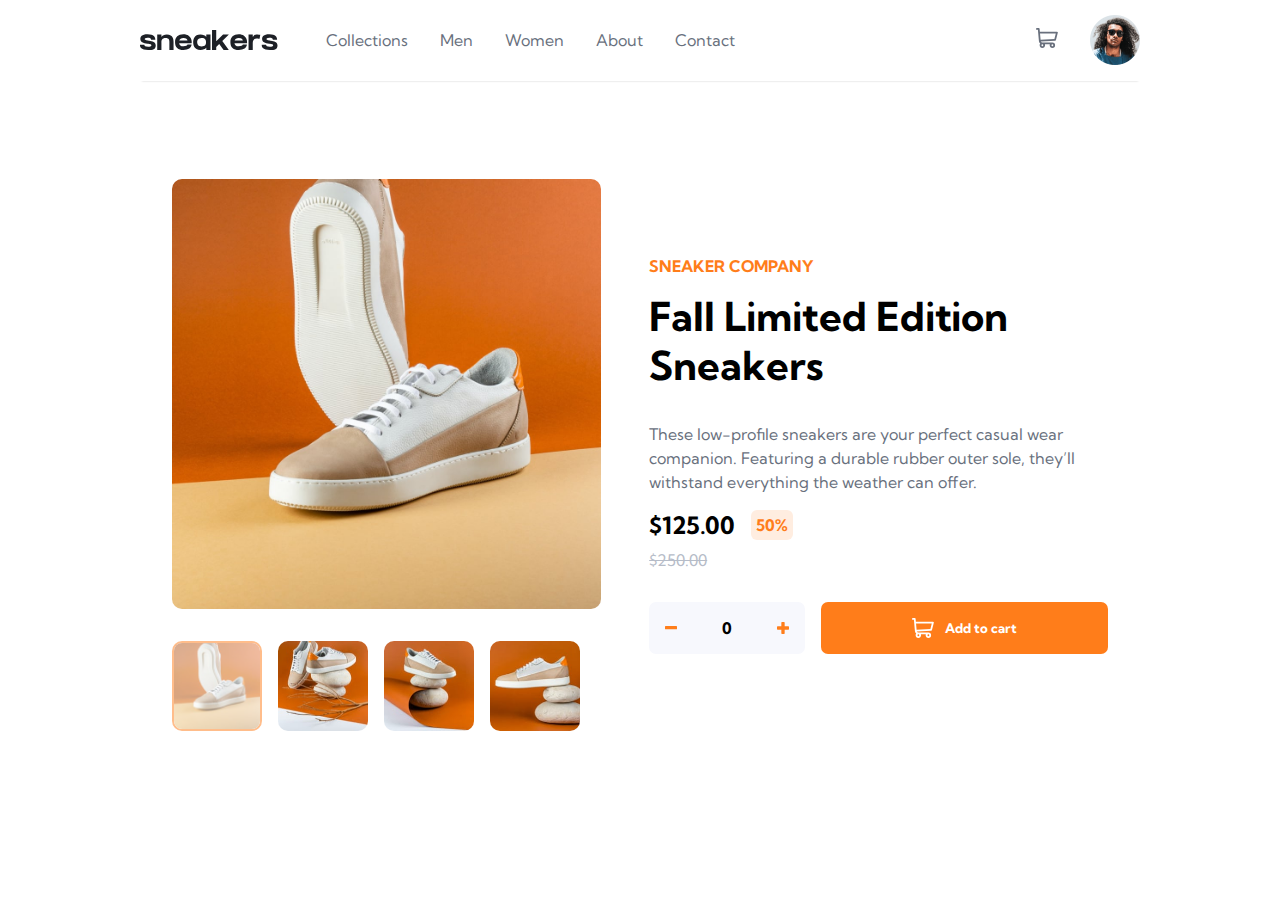
<file: ecommerce-product-page-main/index.html>
<!DOCTYPE html>
<html lang="en">
  <head>
    <meta charset="UTF-8" />
    <meta name="viewport" content="width=device-width, initial-scale=1.0" />
    <link
      rel="icon"
      type="image/png"
      sizes="32x32"
      href="./images/favicon-32x32.png" />
    <title>Frontend Mentor | E-commerce product page</title>
    <link rel="stylesheet" href="style.css" />
  </head>
  <body>
    <div class="container">
      <!-- navbar -->
      <nav>
        <div class="nav_container">
          <div class="nav_left-sec">
            <img
              src="./images/icon-menu.svg"
              id="menu-btn"
              alt="menu"
              class="hidden menu" />
            <img src="./images/logo.svg" alt="logo" class="nav_logo" />
            <div class="overlay"></div>
            <ul class="nav_links">
              <img
                src="./images/icon-close.svg"
                alt="close"
                class="close-btn hidden" />
              <li class="nav_link">Collections</li>
              <li class="nav_link">Men</li>
              <li class="nav_link">Women</li>
              <li class="nav_link">About</li>
              <li class="nav_link">Contact</li>
            </ul>
          </div>
          <div class="nav_right-sec">
            <!-- Cart -->
            <div class="cart-container">
              <button class="cart-btn">
                <span class="indicator"></span>
                <img src="./images/icon-cart.svg" alt="cart" class="cart" />
              </button>
              <div class="cart-wrp invisible">
                <p class="cart-heading">Cart</p>
                <div class="divider"></div>
                <div class="cart-content empty">
                  <p>Your cart is empty</p>
                </div>
              </div>
            </div>
            <img src="./images/image-avatar.png" alt="avatar" class="avatar" />
          </div>
        </div>
      </nav>
      <main>
        <!-- thumbnails -->
        <section class="thumbnails">
          <img
            src="./images/image-product-1.jpg"
            alt="product"
            class="main-thumbnail invisible-mob" />
          <div class="mobile-thumb hidden">
            <img
              src="./images/image-product-1.jpg"
              class="thumb-mob"
              alt="product" />
            <button id="next">
              <img src="./images/icon-next.svg" alt="next" />
            </button>
            <button id="previous">
              <img src="./images/icon-previous.svg" alt="previos" />
            </button>
          </div>
          <div>
            <div class="preview">
              <img
                class="selected"
                src="./images/image-product-1-thumbnail.jpg"
                alt="" />
              <img src="./images/image-product-2-thumbnail.jpg" alt="" />
              <img src="./images/image-product-3-thumbnail.jpg" alt="" />
              <img src="./images/image-product-4-thumbnail.jpg" alt="" />
            </div>
          </div>
        </section>
        <!-- content -->
        <section class="content">
          <p class="company">Sneaker Company</p>
          <h1 class="title">Fall Limited Edition Sneakers</h1>
          <p class="info">
            These low-profile sneakers are your perfect casual wear companion.
            Featuring a durable rubber outer sole, they’ll withstand everything
            the weather can offer.
          </p>
          <div class="price">
            <div class="new-price">
              <p class="now">$125.00</p>
              <span>50%</span>
            </div>
            <p class="old-price">$250.00</p>
          </div>
          <div class="buttons">
            <div class="amount-btn">
              <button id="minus">
                <img src="./images/icon-minus.svg" alt="minus" />
              </button>
              <p class="amount">0</p>
              <button id="plus">
                <img src="./images/icon-plus.svg" alt="plus" />
              </button>
            </div>
            <button class="add_btn">
              <img src="./images/icon-cart.svg" alt="cart" />
              Add to cart
            </button>
          </div>
        </section>
      </main>
    </div>
    <!-- Lightbox -->
    <div class="lightbox invisible">
      <div class="lightbox-container">
        <button class="close-lightbox">
          <img src="./images/icon-close.svg" alt="close" />
        </button>
        <img
          src="./images/image-product-1.jpg"
          alt="product"
          class="main-thumbnail invisible-mob" />
        <div class="preview">
          <img
            class="selected"
            src="./images/image-product-1-thumbnail.jpg"
            alt="" />
          <img src="./images/image-product-2-thumbnail.jpg" alt="" />
          <img src="./images/image-product-3-thumbnail.jpg" alt="" />
          <img src="./images/image-product-4-thumbnail.jpg" alt="" />
        </div>
      </div>
    </div>
    <script src="./app.js"></script>
  </body>
</html>
</file>
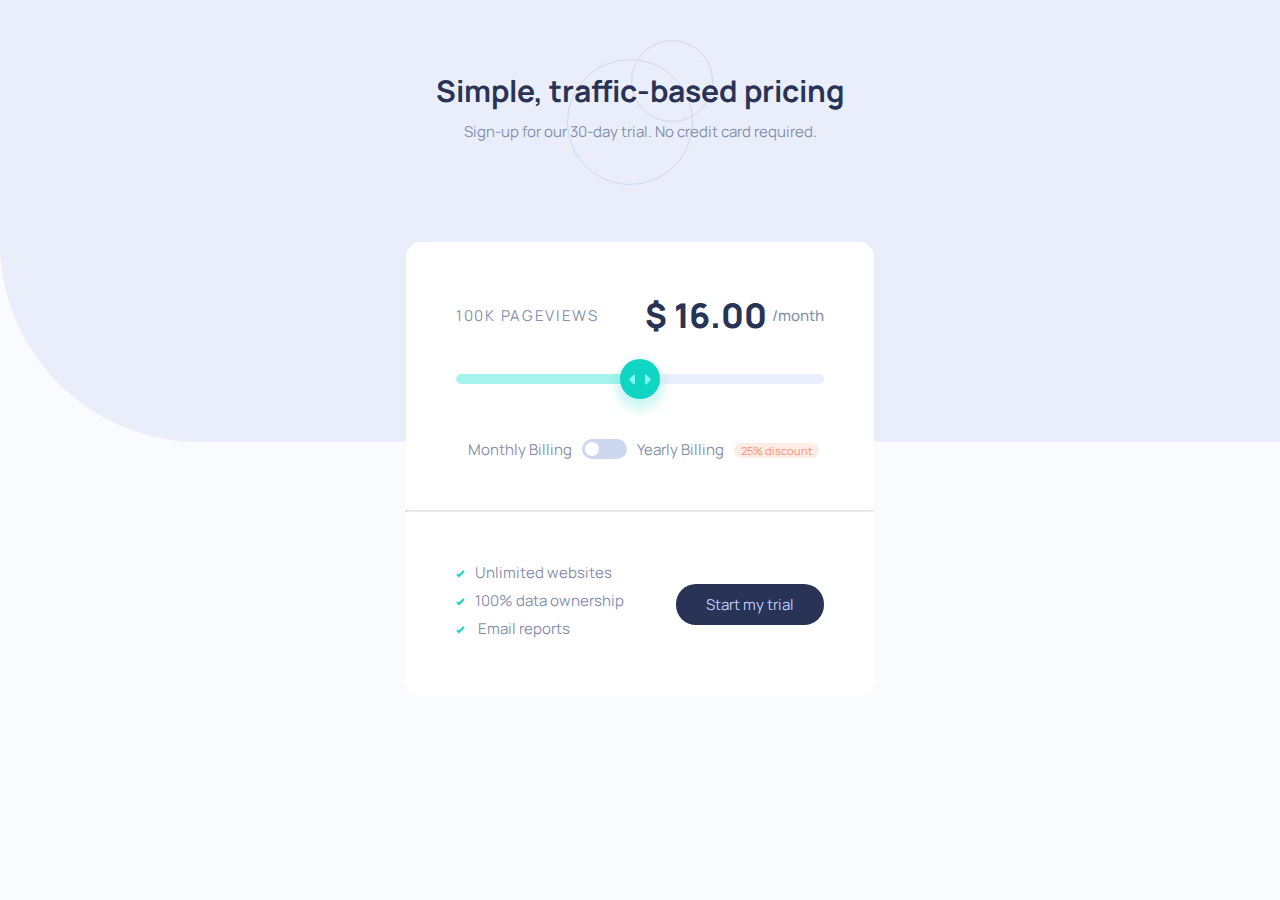
<file: interactive-pricing-component-main/index.html>
<!DOCTYPE html>
<html lang="en">
  <head>
    <meta charset="UTF-8" />
    <meta name="viewport" content="width=device-width, initial-scale=1.0" />

    <link
      rel="icon"
      type="image/png"
      sizes="32x32"
      href="./images/favicon-32x32.png" />

    <link rel="stylesheet" href="style.css" />

    <title>Interactive pricing component</title>
  </head>
  <body>
    <div class="title">
      <h1>Simple, traffic-based pricing</h1>
      <p>Sign-up for our 30-day trial. No credit card required.</p>
    </div>
    <div class="container">
      <div class="wrapper">
        <div class="top-content">
          <div class="packages">
            <div class="pv">
              <p><span id="pageView">100k </span> Pageviews</p>
            </div>
            <div class="cst">
              <p>$ <span id="cost">16</span>.00</p>
              <p class="time">/month</p>
            </div>
          </div>
          <div class="range-slider">
            <input
              type="range"
              id="price-slider"
              class="range"
              min="0"
              max="4"
              value="2" />
          </div>
          <div class="cst cst2">
            <p>$ <span id="cost2">16</span>.00</p>
            <p class="time">/month</p>
          </div>

          <div class="billing">
            <p>Monthly Billing</p>
            <label class="switch">
              <input type="checkbox" name="billing" id="billing" />
              <span class="toggle-slider"></span>
            </label>
            <p>Yearly Billing</p>
            <p class="discount">25% discount</p>
            <p class="discount discount2">25%</p>
          </div>
        </div>
        <hr />
        <div class="footer">
          <ul>
            <li>
              <img src="images/icon-check.svg" alt="" />Unlimited websites
            </li>
            <li>
              <img src="images/icon-check.svg" alt="" />100% data ownership
            </li>
            <li><img src="images/icon-check.svg" alt="" /> Email reports</li>
          </ul>
          <a href="#">Start my trial</a>
        </div>
      </div>
    </div>
    <script src="app.js"></script>
  </body>
</html>
</file>
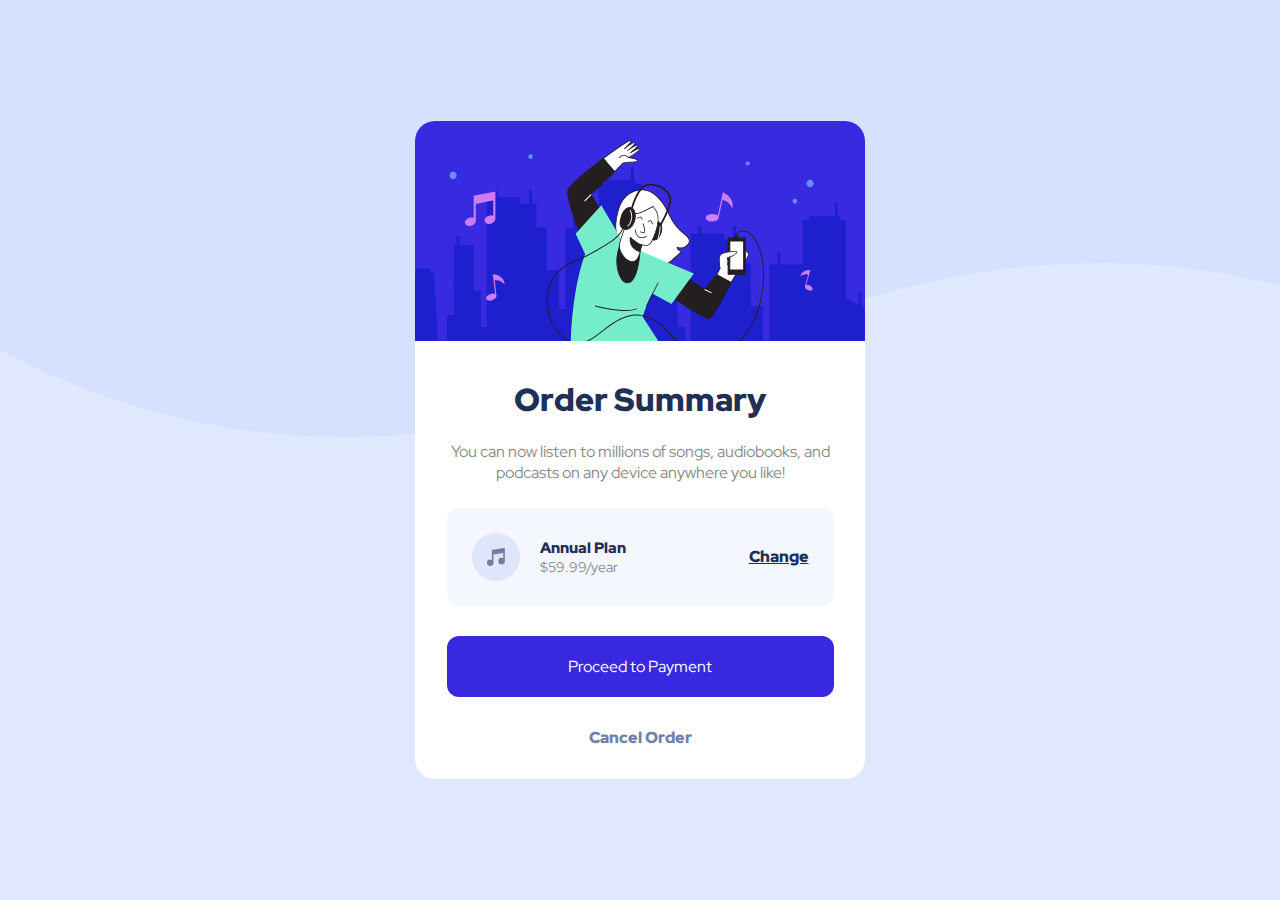
<file: order-summary-component-main/index.html>
<!DOCTYPE html>
<html lang="en">
  <head>
    <meta charset="UTF-8" />
    <meta name="viewport" content="width=device-width, initial-scale=1.0" />

    <link
      rel="icon"
      type="image/png"
      sizes="32x32"
      href="./images/favicon-32x32.png" />

    <title>Order summary card</title>
    <link rel="stylesheet" href="style.css" />
    <style>
      .attribution {
        font-size: 11px;
        text-align: center;
      }
      .attribution a {
        color: hsl(228, 45%, 44%);
      }
    </style>
  </head>

  <body>
    <div class="container">
      <div class="hero">
        <img src="images/illustration-hero.svg" alt="illustration-hero" />
      </div>
      <div class="text-content">
        <h2 class="title">Order Summary</h2>
        <p class="subtitle">
          You can now listen to millions of songs, audiobooks, and podcasts on
          any device anywhere you like!
        </p>
        <div class="plan-box">
          <div class="plan-box-left">
            <img src="images/icon-music.svg" alt="icon-music" />
            <div>
              <h5>Annual Plan</h5>
              <p>$59.99/year</p>
            </div>
          </div>
          <a href="">Change</a>
        </div>
        <a href="" class="proceed-btn">Proceed to Payment</a>
        <a href="" class="cancel-btn">Cancel Order</a>
      </div>
    </div>
  </body>
</html>
</file>
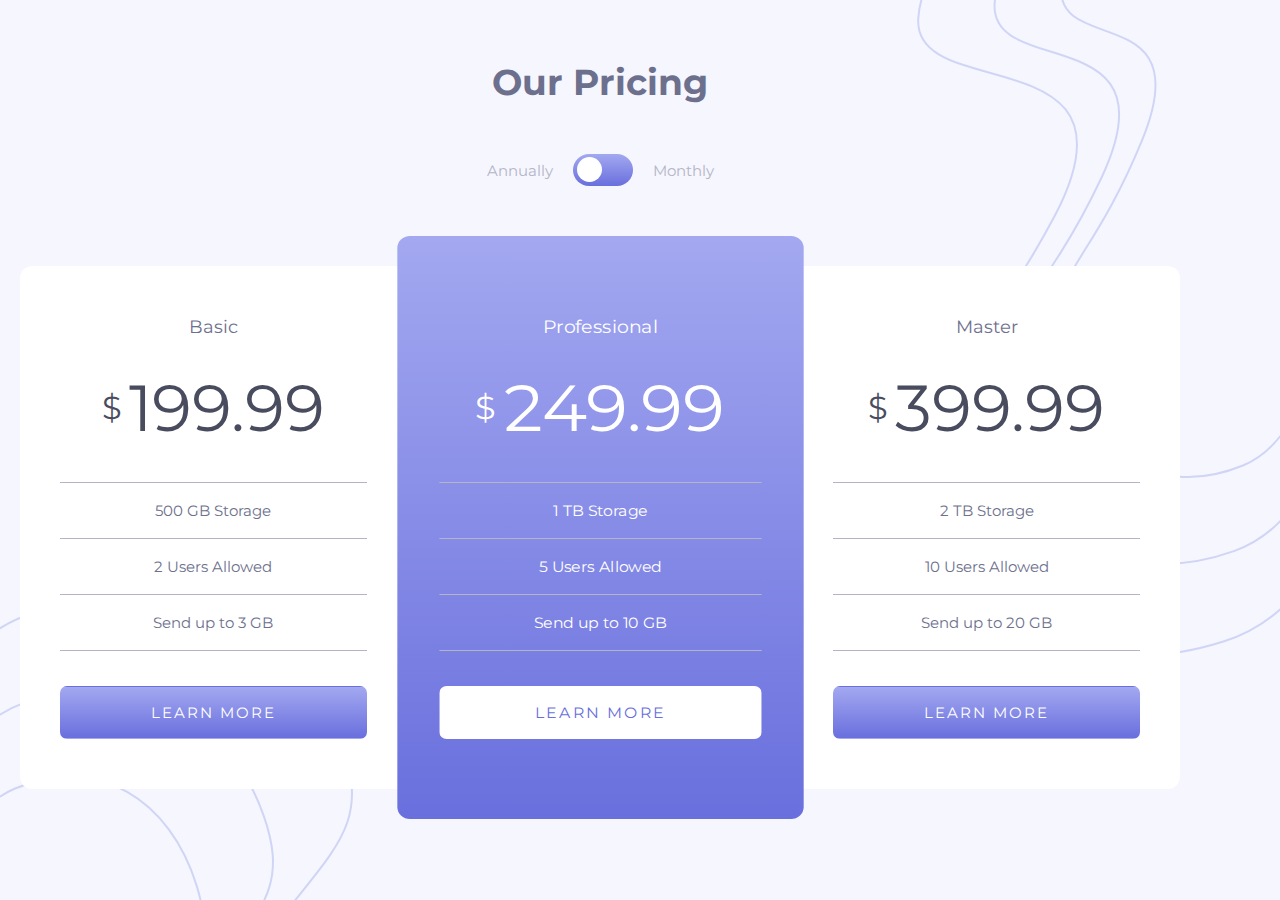
<file: pricing-component-with-toggle-master/index.html>
<!DOCTYPE html>
<html lang="en">
  <head>
    <meta charset="UTF-8" />
    <meta name="viewport" content="width=device-width, initial-scale=1.0" />

    <link
      rel="icon"
      type="image/png"
      sizes="32x32"
      href="./images/favicon-32x32.png" />
    <link rel="stylesheet" href="style.css" />

    <title>Pricing Component With Toggle Bar</title>
  </head>
  <body>
    <div class="container">
      <div class="wrapper">
        <h1 class="title">Our Pricing</h1>
        <div class="pricing">
          <p>Annually</p>
          <label class="switch">
            <input type="checkbox" id="toggle" />
            <span class="slider"></span>
          </label>
          <p>Monthly</p>
        </div>
        <div class="pricing-main">
          <div class="pricing-box">
            <p class="box-title">Basic</p>
            <p class="annual-price">
              &dollar; <span class="price">199.99</span>
            </p>
            <p class="month-price">&dollar; <span class="price">19.99</span></p>
            <ul>
              <li>500 GB Storage</li>
              <li>2 Users Allowed</li>
              <li>Send up to 3 GB</li>
            </ul>
            <a href="#">Learn More</a>
          </div>
          <div class="pricing-box featured">
            <p class="box-title">Professional</p>
            <p class="annual-price">
              &dollar; <span class="price">249.99</span>
            </p>
            <p class="month-price">&dollar; <span class="price">24.99</span></p>
            <ul>
              <li>1 TB Storage</li>
              <li>5 Users Allowed</li>
              <li>Send up to 10 GB</li>
            </ul>
            <a href="#">Learn More</a>
          </div>
          <div class="pricing-box">
            <p class="box-title">Master</p>
            <p class="annual-price">
              &dollar; <span class="price">399.99</span>
            </p>
            <p class="month-price">&dollar; <span class="price">39.99</span></p>
            <ul>
              <li>2 TB Storage</li>
              <li>10 Users Allowed</li>
              <li>Send up to 20 GB</li>
            </ul>
            <a href="#">Learn More</a>
          </div>
        </div>
      </div>
    </div>
    <script src="app.js"></script>
  </body>
</html>
</file>
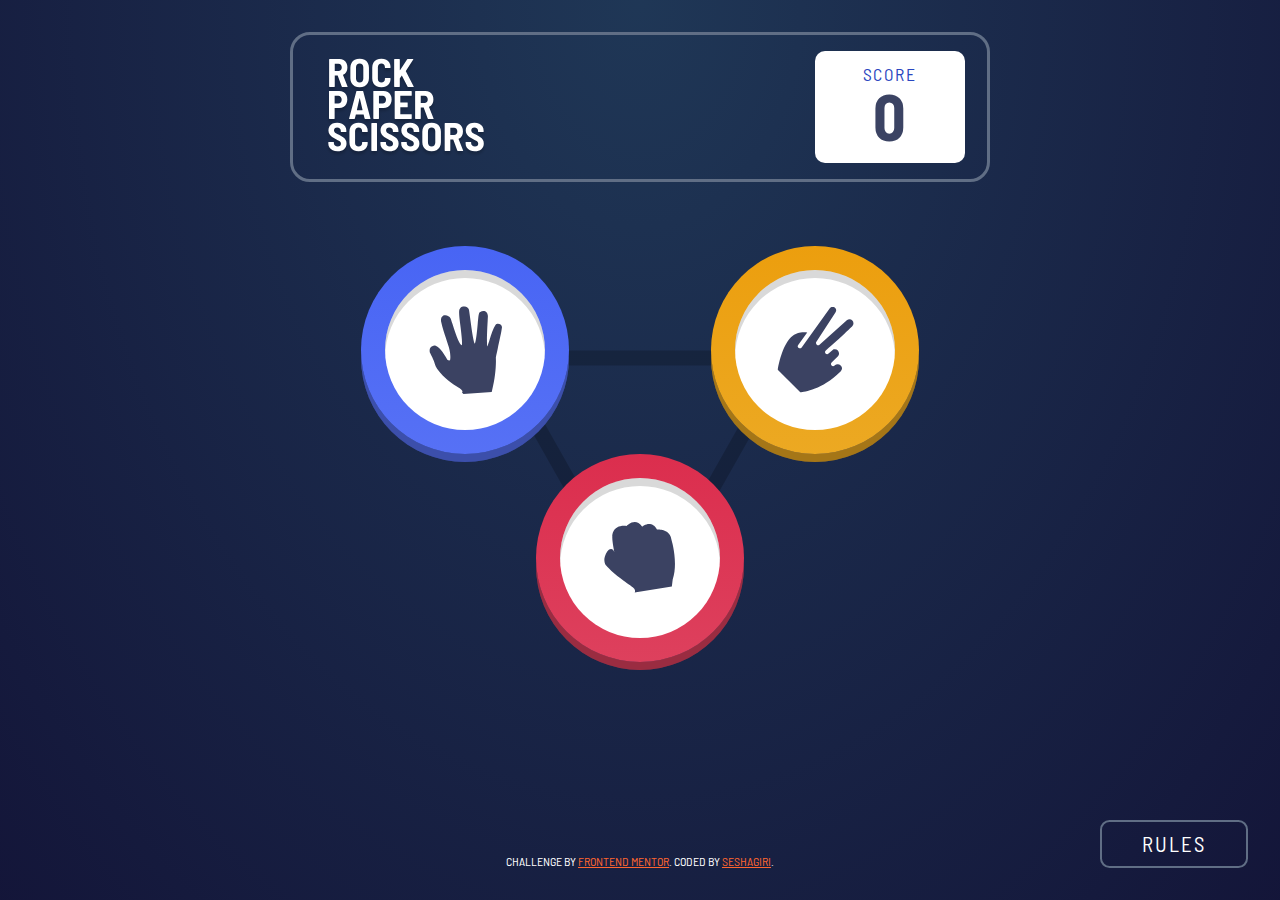
<file: rock-paper-scissors-master/index.html>
<!DOCTYPE html>
<html lang="en">
  <head>
    <meta charset="UTF-8" />
    <meta name="viewport" content="width=device-width, initial-scale=1.0" />

    <link
      rel="icon"
      type="image/png"
      sizes="32x32"
      href="./images/favicon-32x32.png" />
    <link rel="stylesheet" href="styles.css" />
    <script src="app.js" defer></script>

    <title>Frontend Mentor | Rock, Paper, Scissors</title>
  </head>
  <body class="preload">
    <div class="container">
      <header class="header">
        <img src="./images/logo.svg" alt="logo" class="logo" />
        <div class="score">
          <div class="score__title">score</div>
          <div class="score__number">0</div>
        </div>
      </header>
      <section class="game">
        <button class="choice-btn" data-choice="paper">
          <div class="choice paper">
            <img src="./images/icon-paper.svg" alt="Paper" />
          </div>
        </button>
        <button class="choice-btn" data-choice="scissors">
          <div class="choice scissors">
            <img src="./images/icon-scissors.svg" alt="Scissors" />
          </div>
        </button>
        <button class="choice-btn" data-choice="rock">
          <div class="choice rock">
            <img src="./images/icon-rock.svg" alt="Rock" />
          </div>
        </button>
      </section>
    </div>

    <section class="results hidden">
      <h2 class="results__heading">you picked</h2>
      <h2 class="results__heading">the house picked</h2>
      <div class="results__result"></div>
      <div class="results__winner hidden">
        <h3 class="results__text"></h3>
        <button class="play-again">play again</button>
      </div>
      <div class="results__result"></div>
    </section>

    <button class="rules-btn" tabindex="1">rules</button>
    <div class="modal">
      <div class="modal__container">
        <header class="modal__header">
          <h2 class="modal__heading">rules</h2>
          <button class="close-btn">
            <img src="./images/icon-close.svg" alt="Close Button" />
          </button>
        </header>
        <img
          src="./images/image-rules.svg"
          alt="Rules Image"
          class="rules-img" />
      </div>
    </div>

    <footer class="footer">
      <div class="attribution">
        Challenge by
        <a href="https://www.frontendmentor.io?ref=challenge" target="_blank"
          >Frontend Mentor</a
        >. Coded by <a href="#">Seshagiri</a>.
      </div>
    </footer>
  </body>
</html>
</file>
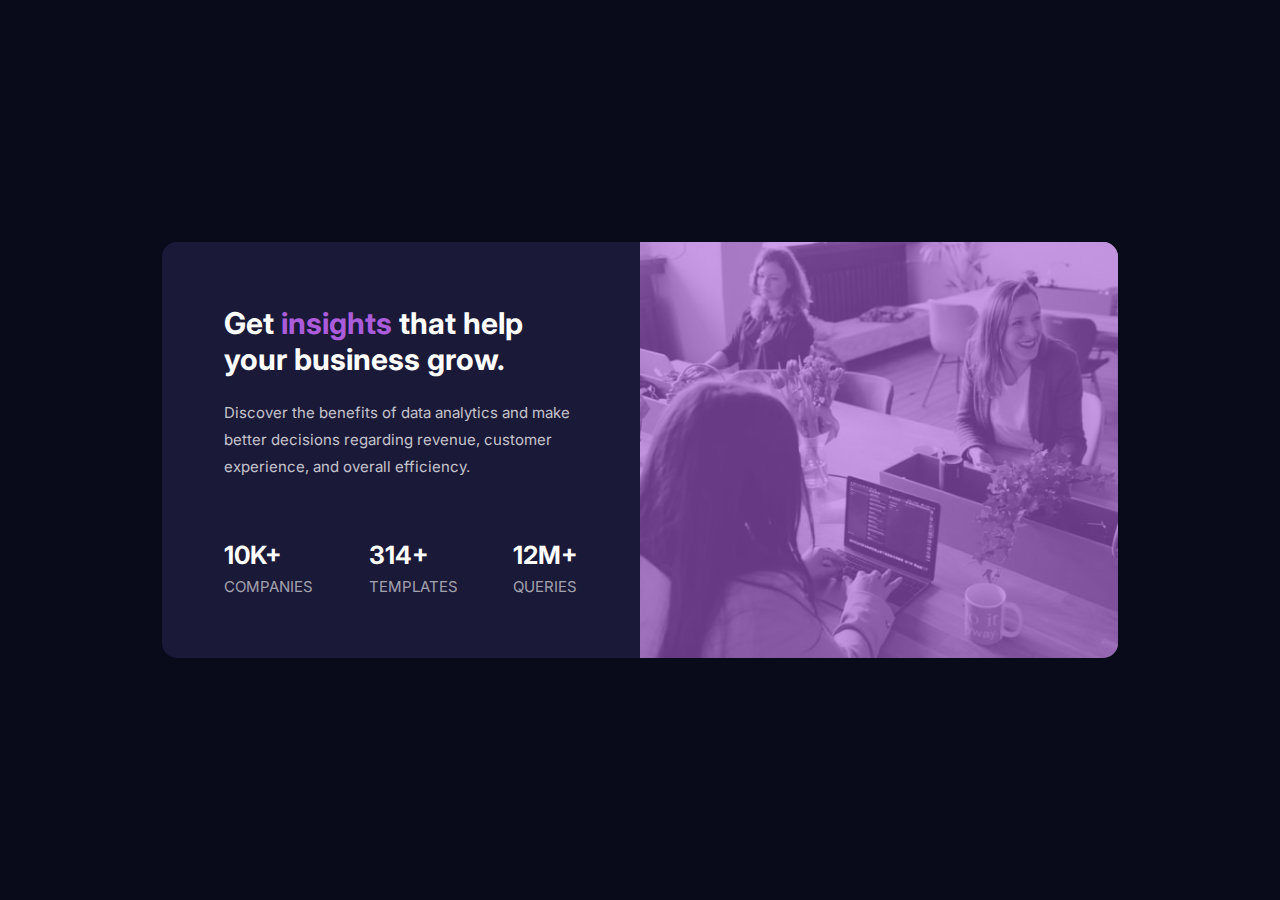
<file: stats-preview-card-component-main/index.html>
<!DOCTYPE html>
<html lang="en">
  <head>
    <meta charset="UTF-8" />
    <meta name="viewport" content="width=device-width, initial-scale=1.0" />

    <link
      rel="icon"
      type="image/png"
      sizes="32x32"
      href="./images/favicon-32x32.png" />

    <title>Stats preview card component</title>
    <link rel="stylesheet" href="style.css" />
  </head>
  <body>
    <div class="container">
      <div class="wrapper">
        <div class="text-component">
          <h1 class="title">
            Get <span>insights</span> that help your business grow.
          </h1>
          <p class="subtitle">
            Discover the benefits of data analytics and make better decisions
            regarding revenue, customer experience, and overall efficiency.
          </p>
          <div class="stat-box">
            <div>
              <p class="num">10k+</p>
              <p>companies</p>
            </div>
            <div>
              <p class="num">314+</p>
              <p>templates</p>
            </div>
            <div>
              <p class="num">12m+</p>
              <p>queries</p>
            </div>
          </div>
        </div>
        <div class="img-component">
          <img
            src="images/image-header-desktop.jpg"
            alt="image-header-desktop" />
        </div>
      </div>
    </div>
  </body>
</html>
</file>
<file: ecommerce-product-page-main/style.css>
@import url("https://fonts.googleapis.com/css2?family=Kumbh+Sans:wght@400;700&display=swap");
:root {
  --Orange: hsl(26, 100%, 55%);
  --Pale-orange: hsl(25, 100%, 94%);
  --Very-dark-blue: hsl(220, 13%, 13%);
  --Dark-grayish-blue: hsl(219, 9%, 45%);
  --Grayish-blue: hsl(220, 14%, 75%);
  --Light-grayish-blue: hsl(223, 64%, 98%);
  --White: hsl(0, 0%, 100%);
  /* (with 75% opacity for lightbox background) */
  --Black: hsl(0, 0%, 0%);
}
/* Default styles */
* {
  font-family: "Kumbh Sans", sans-serif;
  padding: 0;
  margin: 0;
  box-sizing: border-box;
}
img {
  max-width: 100%;
}
body {
  display: flex;
  flex-direction: column;
  align-items: center;
}
.container {
  max-width: 1000px;
  height: 100vh;
}
/* visibility actions */
.hidden {
  display: none;
}
.invisible {
  display: none !important;
}
/* Navbar styles */
nav {
  height: 80px;
  display: flex;
  align-items: center;
  justify-content: center;
  width: 100%;
  flex: 1;
  margin: 0 auto;
}
.nav_container {
  display: flex;
  width: 100%;
  justify-content: space-between;
  box-shadow: 0 2px 2px -2px rgba(0, 0, 0, 0.2);
}
.nav_left-sec {
  display: flex;
  align-items: center;
}
.nav_links {
  margin-left: 3rem;
  list-style: none;
  display: flex;
  align-items: center;
  gap: 2rem;
  color: var(--Dark-grayish-blue);
}
.nav_link {
  cursor: pointer;
  height: 100%;
  position: relative;
}
.nav_link:hover {
  color: var(--Black);
}
.nav_link:hover::after {
  content: "";
  position: absolute;
  bottom: -35px;
  border-radius: 10px;
  display: block;
  background-color: var(--Orange);
  width: 100%;
  height: 5px;
}
.nav_right-sec {
  display: flex;
  align-items: center;
  gap: 2rem;
}
.avatar,
.cart {
  cursor: pointer;
}
.avatar {
  width: 50px;
  margin: 1rem 0;
}
.avatar:hover {
  outline: 2px solid var(--Orange);
  border-radius: 50%;
}
.cart:hover {
  filter: brightness(0%);
}
.cart-btn {
  background-color: transparent;
  border: none;
}
.indicator {
  background-color: orange;
  padding: 0.2rem 0.5rem;
  border-radius: 50%;
  color: var(--White);
  position: absolute;
  top: -15px;
  right: -10px;
}

/* Cart styles */
.cart-container {
  position: relative;
}
.cart-wrp {
  position: absolute;
  left: -260px;
  top: 50px;
  z-index: 30;
  width: 350px;
  height: 250px;
  background-color: var(--White);
  box-shadow: 0px 0px 15px 0px #000000;
  border-radius: 10px;
}
.cart-heading {
  font-size: 1.1rem;
  font-weight: 700;
  padding: 1rem;
}
.divider {
  width: 100%;
  height: 1px;
  background-color: rgba(128, 128, 128, 0.616);
}
.empty {
  display: flex;
  align-items: center;
  justify-content: center;
}
.cart-content {
  height: 200px;
}
.product {
  display: flex;
  flex-direction: column;
  padding: 1rem;
  height: 100%;
  justify-content: space-around;
}
.cart-content .product div {
  display: flex;
  align-items: center;
  justify-content: space-between;
}
.product-title {
  color: var(--Dark-grayish-blue);
}
.product-info {
  gap: 1rem;
  display: flex;
  flex-direction: column;
  text-align: start;
}
.product-info p:last-child {
  margin-right: auto;
  color: var(--Dark-grayish-blue);
}
.product-info b {
  color: var(--Black);
}
.cart-content img {
  width: 60px;
  border-radius: 6px;
}
.delete-btn {
  background-color: transparent;
  border: none;
  width: 18px;
  cursor: pointer;
}
.checkout-btn {
  background-color: var(--Orange);
  border-radius: 8px;
  border: none;
  color: white;
  font-weight: 700;
  font-size: 1.1rem;
  font-family: inherit;
  padding: 1rem;
  cursor: pointer;
}
/* Main section */
main {
  display: flex;
  height: calc(100vh - 150px);
  align-items: center;
  justify-content: space-between;
  margin-inline: 2rem;
}
.thumbnails {
  display: flex;
  flex-direction: column;
}
.main-thumbnail {
  border-radius: 10px;
  width: 1100px;
  cursor: pointer;
}
.preview {
  display: flex;
  gap: 1rem;
  margin-top: 2rem;
}
.preview img {
  width: 90px;
  border-radius: 10px;
  cursor: pointer;
}
.preview img:hover {
  opacity: 60%;
}

.selected {
  border: 2px solid var(--Orange);
  opacity: 50%;
}
.content {
  margin-left: 3rem;
}
.company {
  color: var(--Orange);
  text-transform: uppercase;
  font-weight: 700;
  margin-bottom: 1rem;
}
.title {
  font-size: 2.5rem;
  margin-bottom: 2rem;
}
.info {
  color: var(--Dark-grayish-blue);
  line-height: 1.5;
  margin-bottom: 1rem;
}
.price {
  display: flex;
  flex-direction: column;
  gap: 0.6rem;
  margin-bottom: 1rem;
}
.new-price {
  display: flex;
  align-items: center;
}
.new-price p {
  font-size: 1.5rem;
  font-weight: 700;
}
.new-price span {
  margin-left: 1rem;
  background-color: var(--Pale-orange);
  padding: 0.3rem;
  border-radius: 6px;
  color: var(--Orange);
  font-weight: 700;
}
.old-price {
  color: var(--Grayish-blue);
  text-decoration: line-through;
}
.buttons {
  display: flex;
  align-items: center;
  width: 100%;
  margin-top: 2rem;
}
.amount-btn {
  background-color: var(--Light-grayish-blue);
  display: flex;
  align-items: center;
  padding: 1rem;
  width: 35%;
  border-radius: 7px;
  justify-content: space-between;
}
.amount-btn button {
  background-color: transparent;
  border: none;
  display: flex;
  align-items: center;
  justify-content: center;
  cursor: pointer;
}
.amount {
  font-weight: 700;
}
.add_btn {
  cursor: pointer;
  width: 65%;
  margin-left: 1rem;
  background-color: var(--Orange);
  color: white;
  font-weight: 700;
  display: flex;
  align-items: center;
  justify-content: center;
  gap: 0.7rem;
  font-family: inherit;
  border: none;
  border-radius: 7px;
  padding: 1rem;
}
.add_btn:hover {
  opacity: 70%;
}
.add_btn img {
  filter: brightness(5);
}
/* Lightbox styles */
.lightbox {
  position: absolute;
  top: 0;
  bottom: 0;
  left: 0;
  right: 0;
  background-color: rgba(0, 0, 0, 0.75);
  display: flex;
  align-items: center;
  flex-direction: column;
  justify-content: center;
}
.lightbox-container {
  position: relative;
}
.close-lightbox {
  position: absolute;
  top: -40px;
  right: 10px;
  color: orange;
  background-color: transparent;
  border: none;
  cursor: pointer;
}
.close-lightbox:hover img {
  filter: sepia(100%) hue-rotate(-50deg) saturate(600%) contrast(1);
}
.close-lightbox img {
  width: 20px;
  height: 20px;
}
.lightbox .main-thumbnail {
  width: 400px;
}

@media screen and (max-width: 700px) {
  /* visibility actions */
  .hidden {
    display: flex;
  }
  .invisible-mob {
    display: none;
  }
  /* default styles */
  body {
    position: relative;
  }
  /* Navbar styles */
  .nav_container {
    padding-inline: 1rem;
  }
  .nav_left-sec {
    align-items: center;
    gap: 1rem;
  }
  .menu {
    cursor: pointer;
  }
  .close-btn {
    cursor: pointer;
  }
  .overlay {
    position: absolute;
    z-index: 999;
    top: 0;
    bottom: 0;
    left: 0;
    right: 0;
    background-color: var(--Black);
    opacity: 75%;
    display: none;
  }
  .nav_links {
    position: absolute;
    top: 0;
    bottom: 0;
    left: 0;
    width: 60%;
    z-index: 999;
    gap: 2;
    padding: 2rem;
    align-items: flex-start;
    margin: 0;
    display: none;
    flex-direction: column;
    background-color: var(--White);
  }
  .nav_link:hover::after {
    bottom: -15px;
  }
  .active {
    display: flex;
  }
  .nav_link {
    height: fit-content;
    font-weight: 700;
    color: var(--Black);
  }
  .nav_right-sec {
    gap: 1.5rem;
  }
  .avatar {
    width: 30px;
  }
  /* Main section */
  main {
    flex-direction: column;
    align-items: center;
    margin-inline: 0;
    height: 100%;
    margin-bottom: 4rem;
  }
  .thumbnails {
    height: 40%;
  }
  .content {
    margin: 2rem;
    height: 50%;
  }
  .preview {
    display: none;
  }
  .mobile-thumb {
    position: relative;
    display: flex;
    overflow-x: hidden;
    min-width: 95vw;
    margin-top: -0.5rem;
    z-index: 1;
  }
  .mobile-thumb img {
    object-fit: cover;
    width: 100%;
    z-index: 1;
  }
  .title {
    font-size: 2.2rem;
  }
  .price {
    flex-direction: row;
    align-items: center;
    justify-content: space-between;
  }
  .buttons {
    flex-direction: column;
    align-items: center;
    gap: 1rem;
  }
  .amount-btn {
    width: 100%;
  }
  .add_btn {
    width: 100%;
    margin-left: 0;
  }
  #next {
    position: absolute;
    right: 10%;
    top: 50%;
    border: none;
    background-color: var(--White);
    width: 50px;
    height: 50px;
    display: flex;
    align-items: center;
    justify-content: center;
    border-radius: 50%;
    text-align: center;
    cursor: pointer;
    z-index: 10;
  }
  #previous {
    position: absolute;
    left: 10%;
    top: 50%;
    border: none;
    background-color: var(--White);
    width: 50px;
    height: 50px;
    display: flex;
    align-items: center;
    justify-content: center;
    border-radius: 50%;
    text-align: center;
    cursor: pointer;
    z-index: 10;
  }
  #previous img,
  #next img {
    width: 15px;
  }
}
</file>
<file: interactive-pricing-component-main/style.css>
@import url("https://fonts.googleapis.com/css2?family=Manrope:wght@600;800&display=swap");

* {
  margin: 0;
  padding: 0;
}

body {
  font-family: "Manrope", sans-serif;
  background-color: hsl(230, 100%, 99%);
  font-size: 15px;
  color: hsl(225, 20%, 60%);
}

.container {
  max-width: 500px;
  margin: 0 auto;
}

.wrapper {
  background-color: white;
  margin: 1rem;
  border-radius: 15px;
  margin-top: -200px;
}

.title {
  text-align: center;
  padding: 70px 30px 300px;
  background-color: hsl(224, 65%, 95%);
  border-bottom-left-radius: 200px;
  background-image: url(images/pattern-circles.svg);
  background-repeat: no-repeat;
  background-position: center 40px;
}

.title h1 {
  color: hsl(227, 35%, 25%);
  margin-bottom: 10px;
}

.top-content,
.footer {
  padding: 50px;
}

.packages {
  display: flex;
  justify-content: space-between;
  align-items: center;
  margin-bottom: 30px;
}
.packages .pv p {
  text-transform: uppercase;
  letter-spacing: 1.7px;
}
.cst {
  display: flex;
  align-items: center;
}
.cst p {
  color: hsl(227, 35%, 25%);
  font-size: 34px;
  font-weight: 800;
}

.cst p.time {
  font-size: 15px;
  font-weight: 500;
  color: hsl(225, 20%, 60%);
  margin-left: 5px;
}
input#price-slider {
  width: 100%;
  appearance: none;
  border-radius: 5px;
  height: 10px;
  background: linear-gradient(
    to right,
    hsl(174, 77%, 80%) 0%,
    hsl(174, 77%, 80%) 50%,
    hsl(224, 65%, 95%) 0%,
    hsl(224, 65%, 95%) 100%
  );
}

input#price-slider::-webkit-slider-thumb {
  appearance: none;
  height: 40px;
  width: 40px;
  border-radius: 50%;
  background-color: hsl(174, 86%, 45%);
  background-image: url(images/icon-slider.svg);
  background-repeat: no-repeat;
  background-position: center;
  box-shadow: 0px 7px 10px 4px rgba(16, 213, 194, 0.2);
}
input#price-slider::-webkit-slider-thumb:hover {
  background-color: hsl(174, 77%, 80%);
}

.billing {
  text-align: center;
  margin-top: 50px;
}

.billing p {
  display: inline-block;
  padding: 0 7px;
}

.billing p.discount {
  color: hsl(15, 100%, 70%);
  background-color: hsl(14, 92%, 95%);
  font-size: 11px;
  border-radius: 10px;
}

.switch input {
  opacity: 0;
}
.switch {
  display: inline-block;
  width: 45px;
  height: 20px;
  position: relative;
}

.toggle-slider {
  position: absolute;
  background-color: hsl(223, 50%, 87%);
  top: 0;
  bottom: 0;
  left: 0;
  right: 0;
  border-radius: 25px;
  transition: all 0.2s ease;
}
.toggle-slider:hover {
  background-color: hsl(174, 86%, 45%);
}

.toggle-slider::before {
  content: "";
  position: absolute;
  background-color: #fff;
  height: 14px;
  width: 14px;
  border-radius: 50%;
  left: 3px;
  top: 3px;
  transition: all 0.4s ease-in-out;
}

.switch input:checked + .toggle-slider::before {
  transform: translateX(25px);
}

.footer {
  display: flex;
  justify-content: space-between;
  align-items: center;
}

.footer a {
  color: hsl(226, 100%, 87%);
  background-color: hsl(227, 35%, 25%);
  text-decoration: none;
  padding: 10px 30px;
  border-radius: 20px;
}

.footer a:hover {
  color: #fff;
}

.footer ul {
  list-style-type: none;
}

.footer li {
  margin-bottom: 7px;
}

.footer li img {
  padding-right: 10px;
}

hr {
  border-top: 1px solid rgba(0, 0, 0, 0.1);
}

.cst2 {
  display: none;
}

p.discount2 {
  display: none;
}

@media only screen and (max-width: 425px) {
  body {
    font-size: 12px;
  }
  .cst {
    display: none;
  }
  .cst2 {
    display: flex;
    justify-content: center;
    padding-top: 40px;
  }

  .packages {
    flex-direction: column;
  }

  p.discount {
    display: none;
  }
  p.discount2 {
    display: inline-block;
  }
  .top-content,
  .footer {
    padding: 30px;
  }
  .footer {
    flex-direction: column;
    text-align: center;
  }

  .footer a {
    margin-top: 20px;
  }
}
</file>
<file: order-summary-component-main/style.css>
@import url("https://fonts.googleapis.com/css2?family=Red+Hat+Display:wght@500;700;900&display=swap");

* {
  margin: 0;
  padding: 0;
  box-sizing: border-box;
}

body {
  font-family: "Red Hat Display", sans-serif;
  min-height: 100vh;
  background: url(images/pattern-background-desktop.svg) no-repeat;
  background-color: hsl(225, 100%, 94%);
  position: relative;
  font-size: 16px;
}

.container {
  position: absolute;
  left: 50%;
  top: 50%;
  transform: translate(-50%, -50%);
  max-width: 450px;
  background: white;
  border-radius: 20px;
  overflow: hidden;
}

.text-content {
  padding: 7%;
  text-align: center;
}

.title {
  color: hsl(223, 47%, 23%);
  font-weight: 900;
  font-size: 32px;
  margin-bottom: 20px;
}

.text-content p.subtitle {
  color: #8a8a8a;
  margin-bottom: 25px;
}

.plan-box {
  background-color: hsl(225, 100%, 98%);
  border-radius: 12px;
  display: flex;
  padding: 25px;
  align-items: center;
  justify-content: space-between;
}

.plan-box-left {
  display: flex;
  align-items: center;
  text-align: left;
}

.plan-box-left div {
  margin-left: 20px;
}

.plan-box-left div h5 {
  font-weight: 900;
  font-size: 15px;
  color: hsl(223, 47%, 23%);
}

.plan-box-left div p {
  font-size: 14px;
  color: #8a8a8a;
}

.plan-box a {
  font-weight: 900;
  color: hsl(223, 47%, 23%);
  transition: color 0.3s ease;
}

.plan-box a:hover {
  text-decoration: none;
  color: hsl(245, 75%, 52%);
}

a.proceed-btn {
  display: block;
  text-decoration: none;
  color: white;
  background-color: hsl(245, 75%, 52%);
  padding: 20px 0;
  border-radius: 12px;
  margin: 30px 0;
  transition: background-color 0.3s ease;
}

a.proceed-btn:hover {
  background-color: hsl(224, 23%, 55%);
}

a.cancel-btn {
  color: hsl(224, 23%, 55%);
  text-decoration: none;
  font-weight: 900;
  transition: color 0.3s ease;
}

a.cancel-btn:hover {
  color: hsl(223, 47%, 23%);
}

@media screen and (max-width: 425px) {
  body {
    background-image: url(images/pattern-background-mobile.svg);
    font-size: 14px;
  }
  .container {
    max-width: 87px;
  }
  .title {
    font-size: 23px;
  }
  div.plan-box {
    padding: 12px;
  }
  .plan-box-left div {
    margin-left: 10px;
  }

  a.proceed-btn,
  a.cancel-btn,
  .plan-box a {
    font-size: 13px;
  }
}
</file>
<file: pricing-component-with-toggle-master/style.css>
@import url("https://fonts.googleapis.com/css2?family=Montserrat:wght@700&display=swap");

* {
  margin: 0;
  padding: 0;
  box-sizing: border-box;
}

body {
  font-family: "Montserrat", sans-serif;
  font-size: 15px;
  min-height: 100vh;
  background-color: hsl(240, 78%, 98%);
  background-image: url(images/bg-top.svg), url(images/bg-bottom.svg);
  background-position: right top, left bottom;
  background-repeat: no-repeat;
}

.container {
  max-width: 1200px;
  margin: 0, auto;
}

.wrapper {
  padding: 60px 20px;
  text-align: center;
}

.title {
  font-size: 36px;
  color: hsl(233, 13%, 49%);
}

.switch input {
  opacity: 0;
}

.switch {
  display: inline-block;
  width: 60px;
  height: 32px;
  position: relative;
  cursor: pointer;
}

.slider {
  position: absolute;
  background: linear-gradient(180deg, hsl(236, 72%, 79%), hsl(237, 63%, 64%));
  top: 0;
  bottom: 0;
  left: 0;
  right: 0;
  border-radius: 35px;
}

.slider:hover {
  background: hsl(236, 72%, 79%);
}

.slider::before {
  content: "";
  position: absolute;
  height: 25px;
  width: 25px;
  border-radius: 50px;
  background-color: #fff;
  bottom: 4px;
  left: 4px;
  transition: all 0.4s ease-in-out;
}

input:checked + .slider::before {
  transform: translateX(26px);
}

.pricing {
  color: hsl(234, 14%, 74%);
  display: flex;
  justify-content: center;
  align-items: center;
  padding: 50px 0;
}

.pricing label {
  margin: 0 20px;
}

.pricing-main {
  display: grid;
  grid-template-columns: 1fr 1fr 1fr;
}

.pricing-box {
  background: #fff;
  padding: 50px 40px;
  border-radius: 12px;
  align-self: center;
}
.box-title {
  color: hsl(233, 13%, 49%);
  font-size: 18px;
  margin-bottom: 30px;
}

.annual-price,
.month-price {
  font-size: 32px;
  display: flex;
  align-items: center;
  justify-content: center;
  color: hsl(232, 13%, 33%);
}
.month-price {
  display: none;
}

.price {
  font-size: 65px;
  padding-left: 7px;
}

ul {
  list-style-type: none;
  padding: 35px 0;
}

ul li {
  color: hsl(233, 13%, 49%);
  border-bottom: 1px solid hsl(234, 14%, 74%);
  padding: 18px 0;
}

ul li:first-child {
  border-top: 1px solid hsl(234, 14%, 74%);
}

a {
  text-decoration: none;
  text-transform: uppercase;
  letter-spacing: 2px;
  background: linear-gradient(180deg, hsl(236, 72%, 79%), hsl(237, 63%, 64%));
  width: 100%;
  display: block;
  padding: 16px 0;
  color: #fff;
  border: 1px solid transparent;
  border-radius: 7px;
}
a:hover {
  color: hsl(237, 63%, 64%);
  background: transparent;
  border-color: hsl(237, 63%, 64%);
}

.pricing-box.featured {
  background: linear-gradient(180deg, hsl(236, 72%, 79%), hsl(237, 63%, 64%));
  padding: 80px 40px;
  transform: scaleX(1.05);
}

.pricing-box.featured p {
  color: #fff;
}

.pricing-box.featured ul li {
  color: #fff;
}
.pricing-box.featured a {
  background: #fff;
  color: hsl(237, 63%, 64%);
}

.pricing-box.featured a:hover {
  color: #fff;
  border-color: #fff;
  background: transparent;
}

@media only screen and (max-width: 1024px) {
  body {
    font-size: 14px;
  }
  .price {
    font-size: 50px;
  }
  .pricing-box {
    padding: 40px 30px;
  }
  .pricing-box.pricing-box.featured {
    padding: 70px 30px;
  }
}

@media only screen and (max-width: 820px) {
  .pricing-main {
    grid-template-columns: 1fr;
    row-gap: 30px;
  }
  .price {
    font-size: 50px;
  }
  .pricing-box {
    padding: 40px 30px;
  }
  .pricing-box.featured {
    transform: scaleX(1);
    padding: 50px;
  }
}
</file>
<file: rock-paper-scissors-master/styles.css>
/* Font */
@import url("https://fonts.googleapis.com/css2?family=Barlow+Semi+Condensed:wght@600;700&display=swap");

/* Variables */
:root {
  --light-text: #ffffff;
  --dark-text: hsl(229, 25%, 31%);
  --score-text: hsl(229, 64%, 46%);
  --outline: hsl(217, 16%, 45%);
  --bg-grad-1: hsl(214, 47%, 23%);
  --bg-grad-2: hsl(237, 49%, 15%);
  --scissors-1: hsl(39, 89%, 49%);
  --scissors-2: hsl(40, 84%, 53%);
  --paper-1: hsl(230, 89%, 62%);
  --paper-2: hsl(230, 89%, 65%);
  --rock-1: hsl(349, 71%, 52%);
  --rock-2: hsl(349, 70%, 56%);
  --shadow-light: #00000026;
  --shadow-med: #0000004d;
}

* {
  margin: 0;
  padding: 0;
  box-sizing: border-box;
}

body {
  font-family: "Barlow Semi Condensed", sans-serif;
  background: radial-gradient(at top, var(--bg-grad-1), var(--bg-grad-2));
  min-height: 100vh;
  text-transform: uppercase;
  color: var(--light-text);
}

/* Main Content */
.container {
  position: relative;
  max-width: 700px;
  margin: 0 auto;
  padding-top: 2rem;
}

.header {
  display: flex;
  justify-content: space-between;
  align-items: center;
  height: 150px;
  border: 3px solid var(--outline);
  border-radius: 20px;
  padding: 1rem 1.4rem 1rem 2rem;
}

.logo img {
  height: 100%;
}

.score {
  display: flex;
  flex-direction: column;
  align-items: center;
  justify-content: center;
  background: #fff;
  border-radius: 10px;
  width: 150px;
  height: 100%;
  line-height: 1;
}

.score__title {
  font-size: 1.1rem;
  letter-spacing: 0.1em;
  color: var(--score-text);
}

.score__number {
  font-size: 4rem;
  font-weight: 700;
  color: var(--dark-text);
}

/* Game */
.game {
  position: relative;
  display: grid;
  grid-template-columns: (repeat(2, 1fr));
  grid-template-areas:
    "paper scissors"
    "rock rock";
  place-items: center;
  height: 30rem;
  padding-top: 4rem;
}
.game::before {
  content: "";
  position: absolute;
  width: 100%;
  height: 100%;
  left: 28%;
  top: 35%;
  background: url("./images/bg-triangle.svg") no-repeat;
  z-index: -1;
}

.choice-btn {
  border: none;
  outline: none;
  background: none;
  cursor: pointer;
}
.choice {
  position: relative;
  width: 10rem;
  height: 10rem;
  background: #fff;
  border-radius: 50%;
  display: grid;
  place-items: center;
  box-shadow: inset 0 0.5rem var(--shadow-light);
}
.choice::before,
.choice::after {
  content: "";
  position: absolute;
  left: -15%;
  top: -15%;
  width: 130%;
  height: 130%;
  border-radius: 50%;
  z-index: -1;
}

.choice::after {
  opacity: 0;
  transition: opacity 0.4s ease;
}
.choice-btn:focus .choice::after {
  opacity: 1;
  box-shadow: 0 0 0 2rem #223351;
  z-index: -2;
}

.choice img {
  transform: scale(1.5);
}

.choice.paper::before {
  background: linear-gradient(to bottom, var(--paper-1), var(--paper-2));
  box-shadow: 0 0.5rem var(--shadow-med), 0 0.5rem var(--paper-2);
}
.choice.scissors::before {
  background: linear-gradient(to bottom, var(--scissors-1), var(--scissors-2));
  box-shadow: 0 0.5rem var(--shadow-med), 0 0.5rem var(--scissors-2);
}
.choice.rock::before {
  background: linear-gradient(to bottom, var(--rock-1), var(--rock-2));
  box-shadow: 0 0.5rem var(--shadow-med), 0 0.5rem var(--rock-2);
}

.choice-btn[data-choice="paper"] {
  grid-area: paper;
}
.choice-btn[data-choice="scissors"] {
  grid-area: scissors;
}
.choice-btn[data-choice="rock"] {
  grid-area: rock;
}

/* Results */
.results {
  display: grid;
  grid-template-columns: repeat(2, 1fr);
  place-items: center;
  grid-template-areas:
    "you-title ai-title"
    "you-picked ai-picked";
  max-width: 1000px;
  margin: 0 auto;
}

.results__heading {
  font-size: 1.5rem;
  letter-spacing: 0.1em;
  padding: 4rem 0 8rem;
}
.results__result {
  min-width: 10rem;
  min-height: 10rem;
  background: #16213d;
  border-radius: 50%;
  transform: scale(1.4);
  z-index: -1;
}

.results__heading:first-of-type {
  grid-area: you-title;
}
.results__heading:last-of-type {
  grid-area: ai-title;
}
.results__result:first-of-type {
  grid-area: you-picked;
}
.results__result:last-of-type {
  grid-area: ai-picked;
}

.results.show-winner {
  grid-template-columns: repeat(3, 1fr);
  grid-template-areas:
    "you-title . ai-title"
    "you-picked result-winner ai-picked";
}

.winner .choice::after {
  box-shadow: 0 0 0 40px #293251, 0 0 0 80px #232c4b, 0 0 0 130px #1e2949;
  animation: winner 1s ease forwards;
}

@keyframes winner {
  from {
    opacity: 0;
  }
  to {
    opacity: 1;
  }
}

.results__winner {
  grid-area: result-winner;
  display: grid;
  place-items: center;
}
.results__text {
  font-size: 3.5rem;
  padding-bottom: 1.5rem;
}
.play-again {
  background: #fff;
  outline: none;
  border: 2px solid transparent;
  border-radius: 0.6rem;
  color: var(--dark-text);
  padding: 0.6rem 3.5rem;
  font-family: inherit;
  text-transform: inherit;
  font-size: 1.3rem;
  letter-spacing: 0.1em;
  cursor: pointer;
}
.play-again:focus {
  border: 2px solid var(--outline);
}

/* Rules Button */
.rules-btn {
  position: absolute;
  bottom: 2rem;
  right: 2rem;
  background: none;
  outline: none;
  border: 2px solid var(--outline);
  border-radius: 0.6rem;
  color: var(--light-text);
  padding: 0.6rem 2.5rem;
  font-family: inherit;
  text-transform: inherit;
  font-size: 1.3rem;
  letter-spacing: 0.1em;
  cursor: pointer;
}
.rules-btn:focus {
  border: 2px solid #fff;
}

/* Rules Modal */
.modal {
  position: absolute;
  height: 100%;
  width: 100%;
  top: 0;
  left: 0;
  display: grid;
  place-items: center;
  background: var(--shadow-med);
  opacity: 0;
  transition: opacity 0.3s ease-in-out;
  pointer-events: none;
}
.modal__container {
  background: #fff;
  border-radius: 0.5rem;
}
.modal__header {
  display: flex;
  width: 100%;
  justify-content: space-between;
  padding: 2rem 2rem 1rem;
}
.modal__heading {
  font-size: 1.5rem;
  color: var(--dark-text);
}
.close-btn {
  border: none;
  outline: none;
  background: none;
  cursor: pointer;
}
.rules-img {
  padding: 2rem 4rem;
}
.show-modal {
  opacity: 1;
  pointer-events: initial;
}

/* Footer */
.footer {
  position: absolute;
  bottom: 2rem;
  width: 100%;
  padding: 0 2rem;
  text-align: center;
}

.attribution {
  font-size: 12px;
  text-align: center;
}
.attribution a {
  color: #ff652f;
}

/* Utilities */
.preload * {
  transition: none;
}

.hidden {
  display: none;
}
</file>
<file: stats-preview-card-component-main/style.css>
@import url("https://fonts.googleapis.com/css2?family=Inter:wght@400;700&display=swap");

* {
  margin: 0;
  padding: 0;
  box-sizing: border-box;
}

body {
  font-family: "Inter", sans-serif;
  min-height: 100vh;
  background: hsl(233, 47%, 7%);
  display: flex;
  align-items: center;
  font-size: 15px;
}

.container {
  max-width: 1020px;
  margin: 0 auto;
}

.wrapper {
  background-color: hsl(244, 38%, 16%);
  display: grid;
  grid-template-columns: 1fr 1fr;
  border-radius: 15px;
  overflow: hidden;
  margin: 2rem;
}

.img-component img {
  width: 100%;
  height: 100%;
  object-fit: cover;
}

.img-component {
  position: relative;
}

.img-component::after {
  position: absolute;
  content: "";
  height: 100%;
  width: 100%;
  left: 0;
  top: 0;
  background-color: hsla(277, 64%, 61%, 0.6);
}

.text-component {
  padding: 13%;
}

.title {
  color: hsl(0, 0%, 100%);
  font-weight: 700;
  padding-bottom: 22px;
}

.title span {
  color: hsl(277, 64%, 61%);
}

.subtitle {
  color: hsla(0, 0%, 100%, 0.75);
  line-height: 1.8;
}

.stat-box {
  display: flex;
  justify-content: space-between;
  text-transform: uppercase;
  padding-top: 60px;
}

.stat-box p.num {
  color: hsl(0, 0%, 100%);
  font-size: 25px;
  font-weight: 700;
  margin-bottom: 7px;
}

.stat-box p {
  color: hsla(0, 0%, 100%, 0.6);
}

@media only screen and (max-width: 768px) and (min-width: 426px) {
  body {
    font-size: 12px;
  }

  .text-component {
    padding: 12%;
  }

  .title {
    font-size: 22px;
  }

  .stat-box {
    padding-top: 30px;
  }

  .stat-box p.num {
    font-size: 17px;
  }
}

@media only screen and (max-width: 425px) {
  body {
    text-align: center;
  }

  .wrapper {
    grid-template-columns: 1fr;
  }

  .img-component {
    order: -1;
  }

  .text-component {
    padding: 12% 8%;
  }

  .title {
    font-size: 23px;
    line-height: 1.4;
  }

  .stat-box {
    flex-direction: column;
    padding-top: 30px;
  }

  .stat-box div {
    margin-top: 20px;
  }
}
</file>
